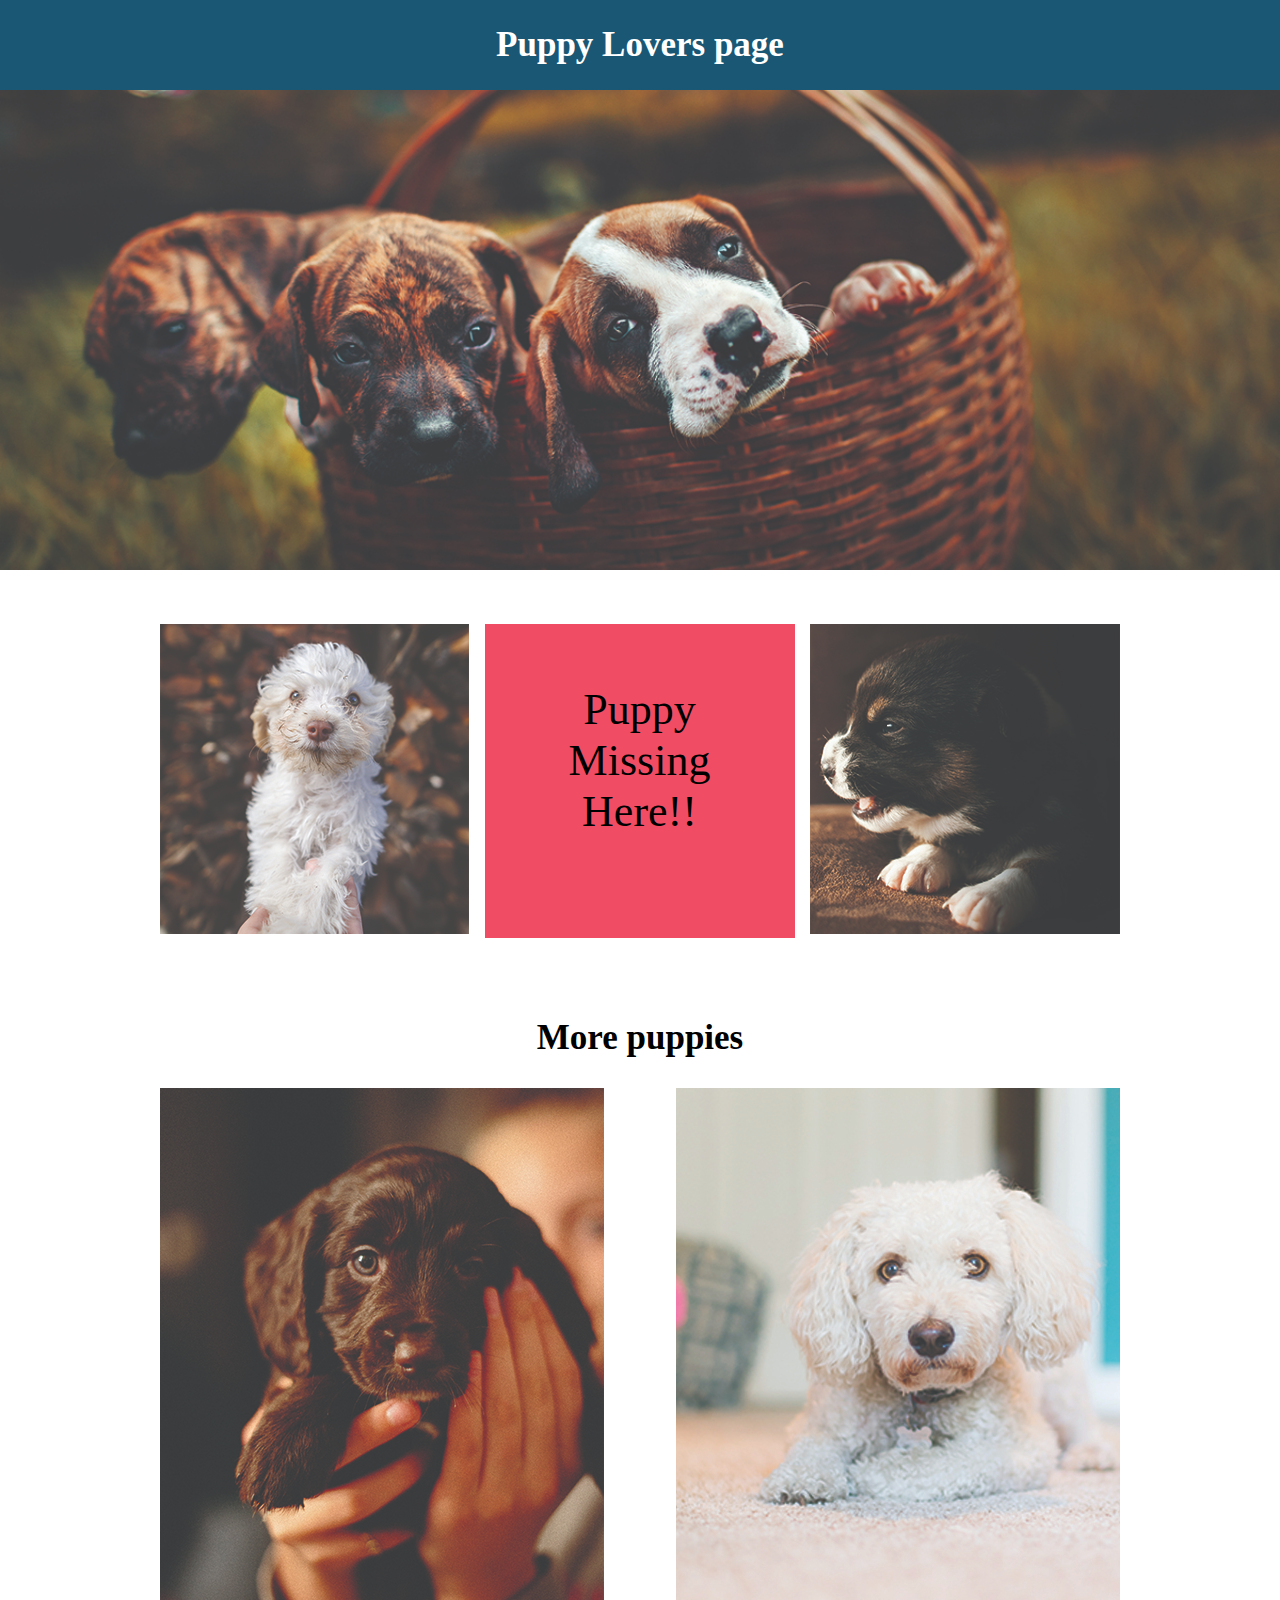
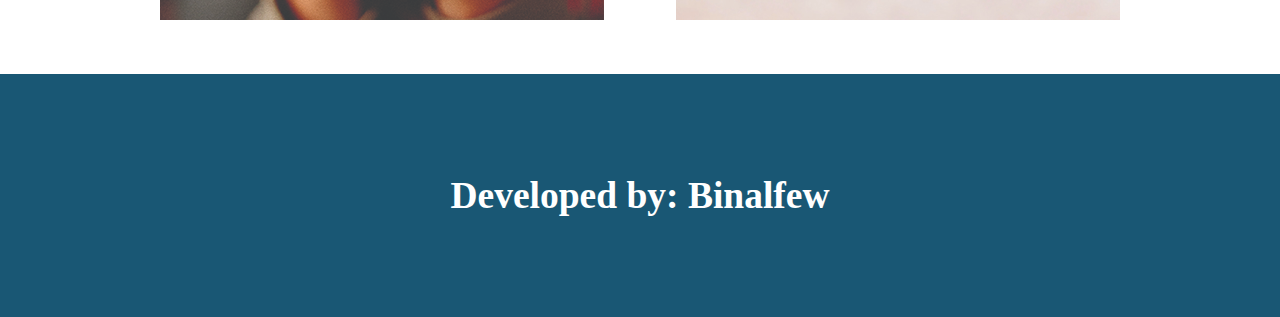
<file: Phase-1/Week-3/PuppyProject/Project/index.html>
<!DOCTYPE html>
<html lang="en">
<head>
    <meta charset="UTF-8">
    <meta name="viewport" content="width=device-width, initial-scale=1.0">
    <title>puppy-Lovers-page</title>
    <link rel="stylesheet" href="CSS/puppy.css">
</head>
<body>
    <header>
        <div class="myheader">
            <h1>Puppy Lovers page</h1>
        </div>
    </header>
    <section>
        <div class="banner">
            <img src="images/banner-puppies.jpg" alt="">
        </div>
    </section>
    <section class="pup">
        <div class="puppies">
            <div>
                <img src="images/puppy-1.jpg" alt="">
            </div>
            <div class="missing">
               <p>Puppy Missing Here!!</p>
            </div>
            <div>
                <img src="images/puppy-2.jpg" alt="">
            </div>
        </div>
    </section>
    <section class="pup">
        <div class="additional-puppies">
            <h2>More puppies</h2>
            <div id="puppy">
                <div>
                    <img src="images/puppy-3.jpg" alt="">
                </div>
                <div>
                    <img src="images/puppy-4.jpg" alt="">
                </div>
            </div>
        </div>
    </section>
    <footer>
        <div class="myfooter">
            <h2>Developed by: Binalfew</h2>
        </div>
    </footer>
</body>
</html>
</file>
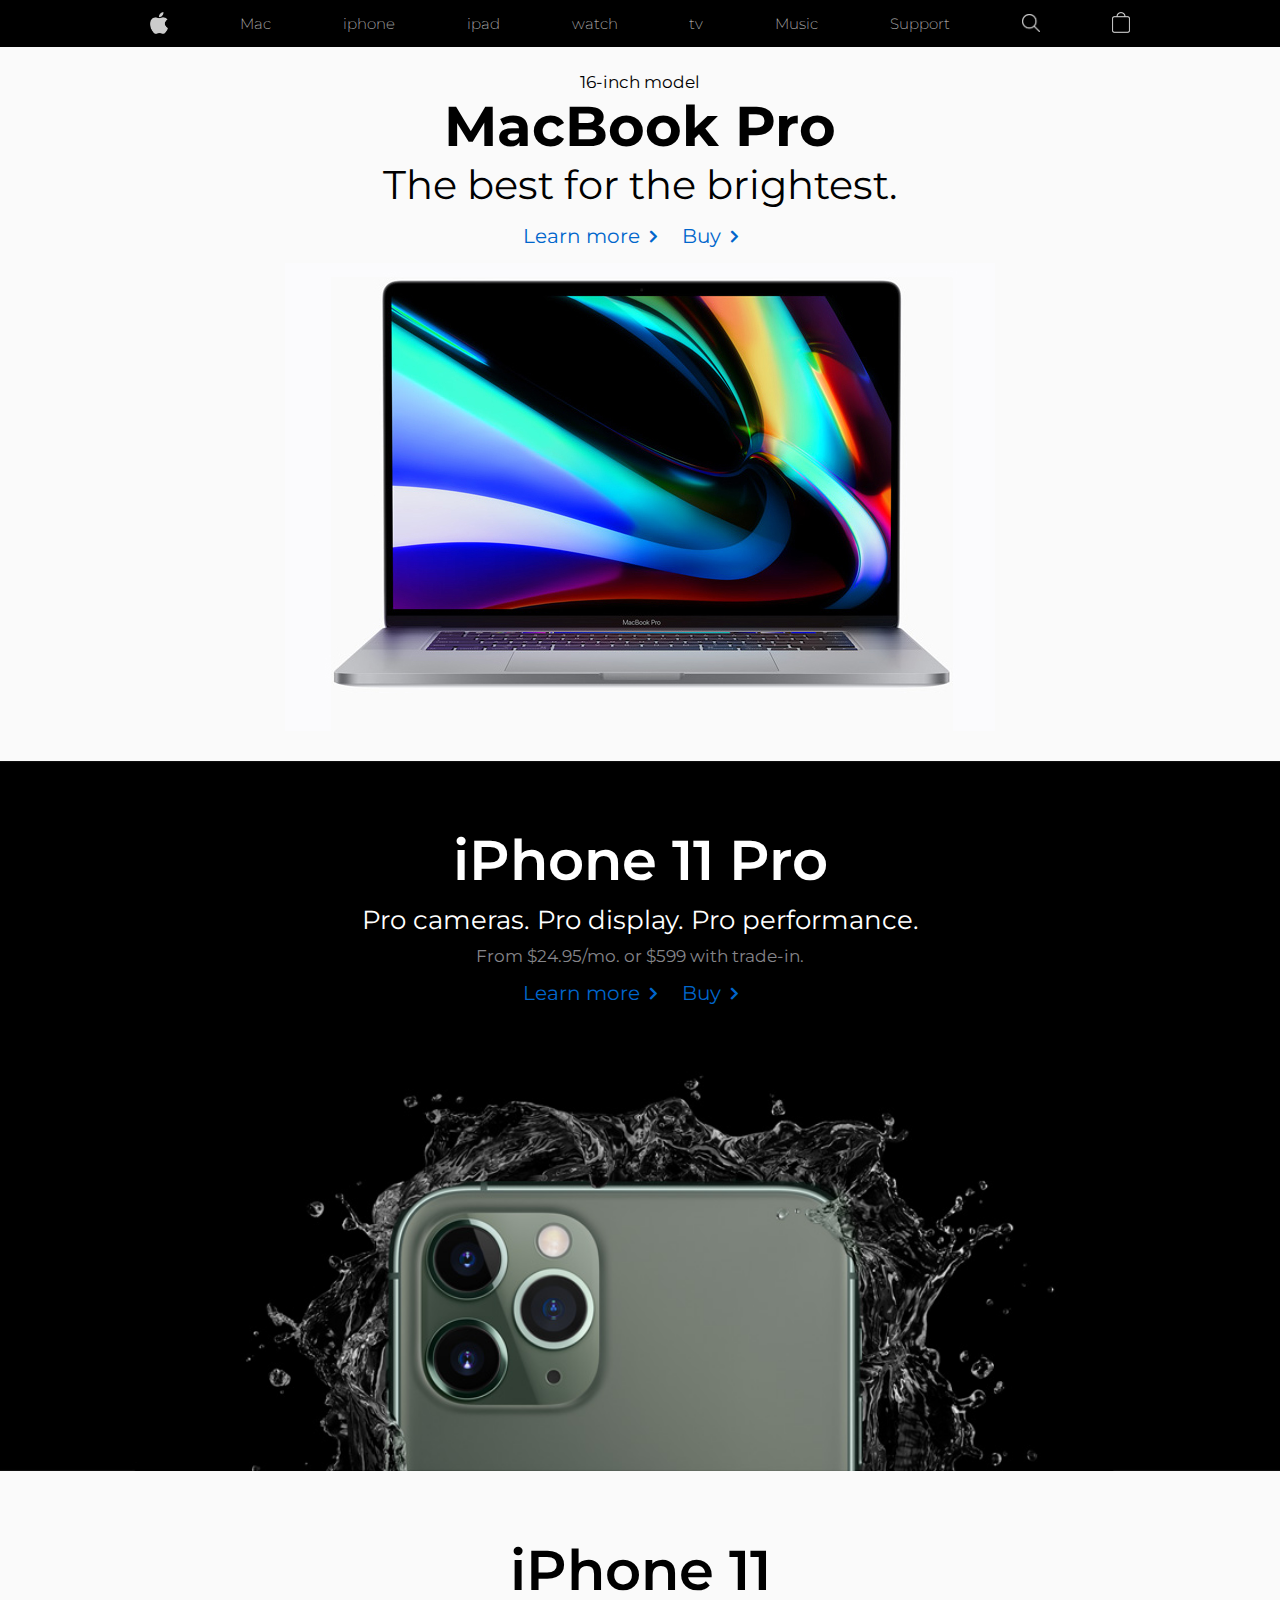
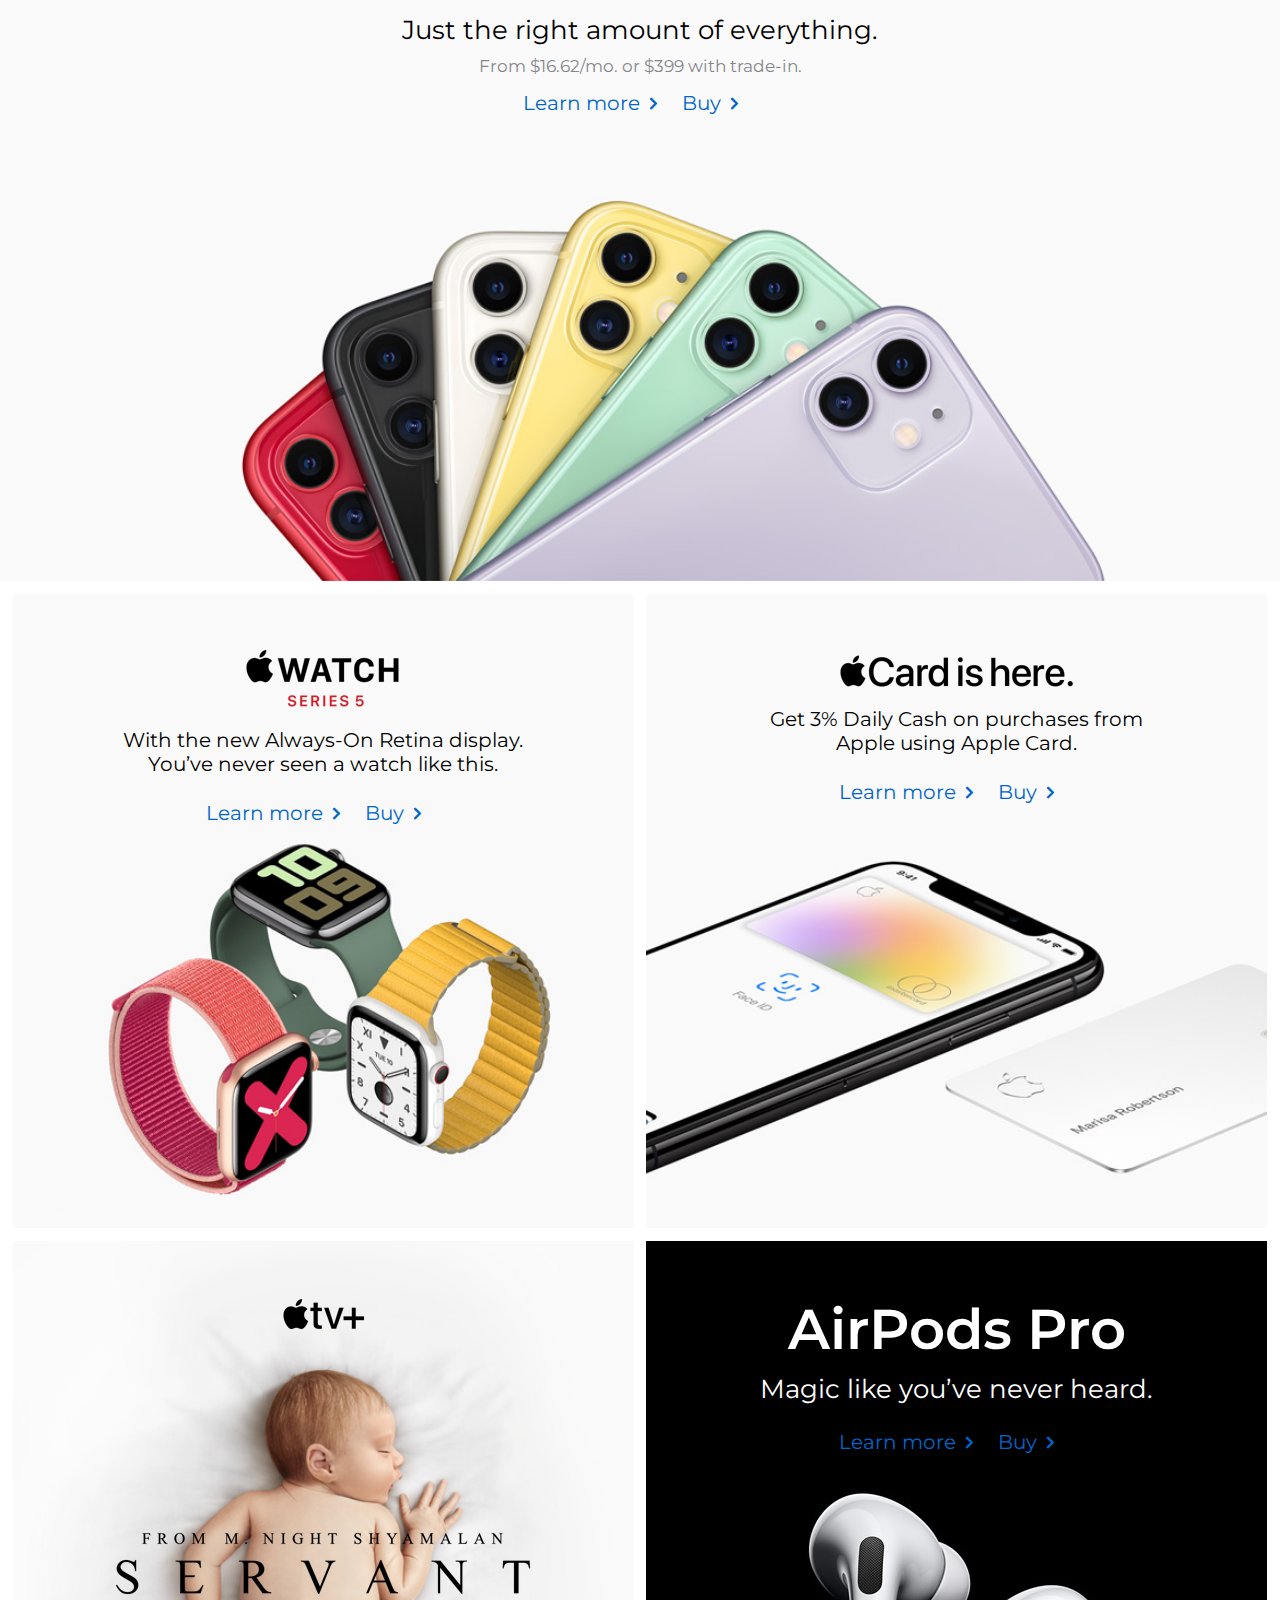
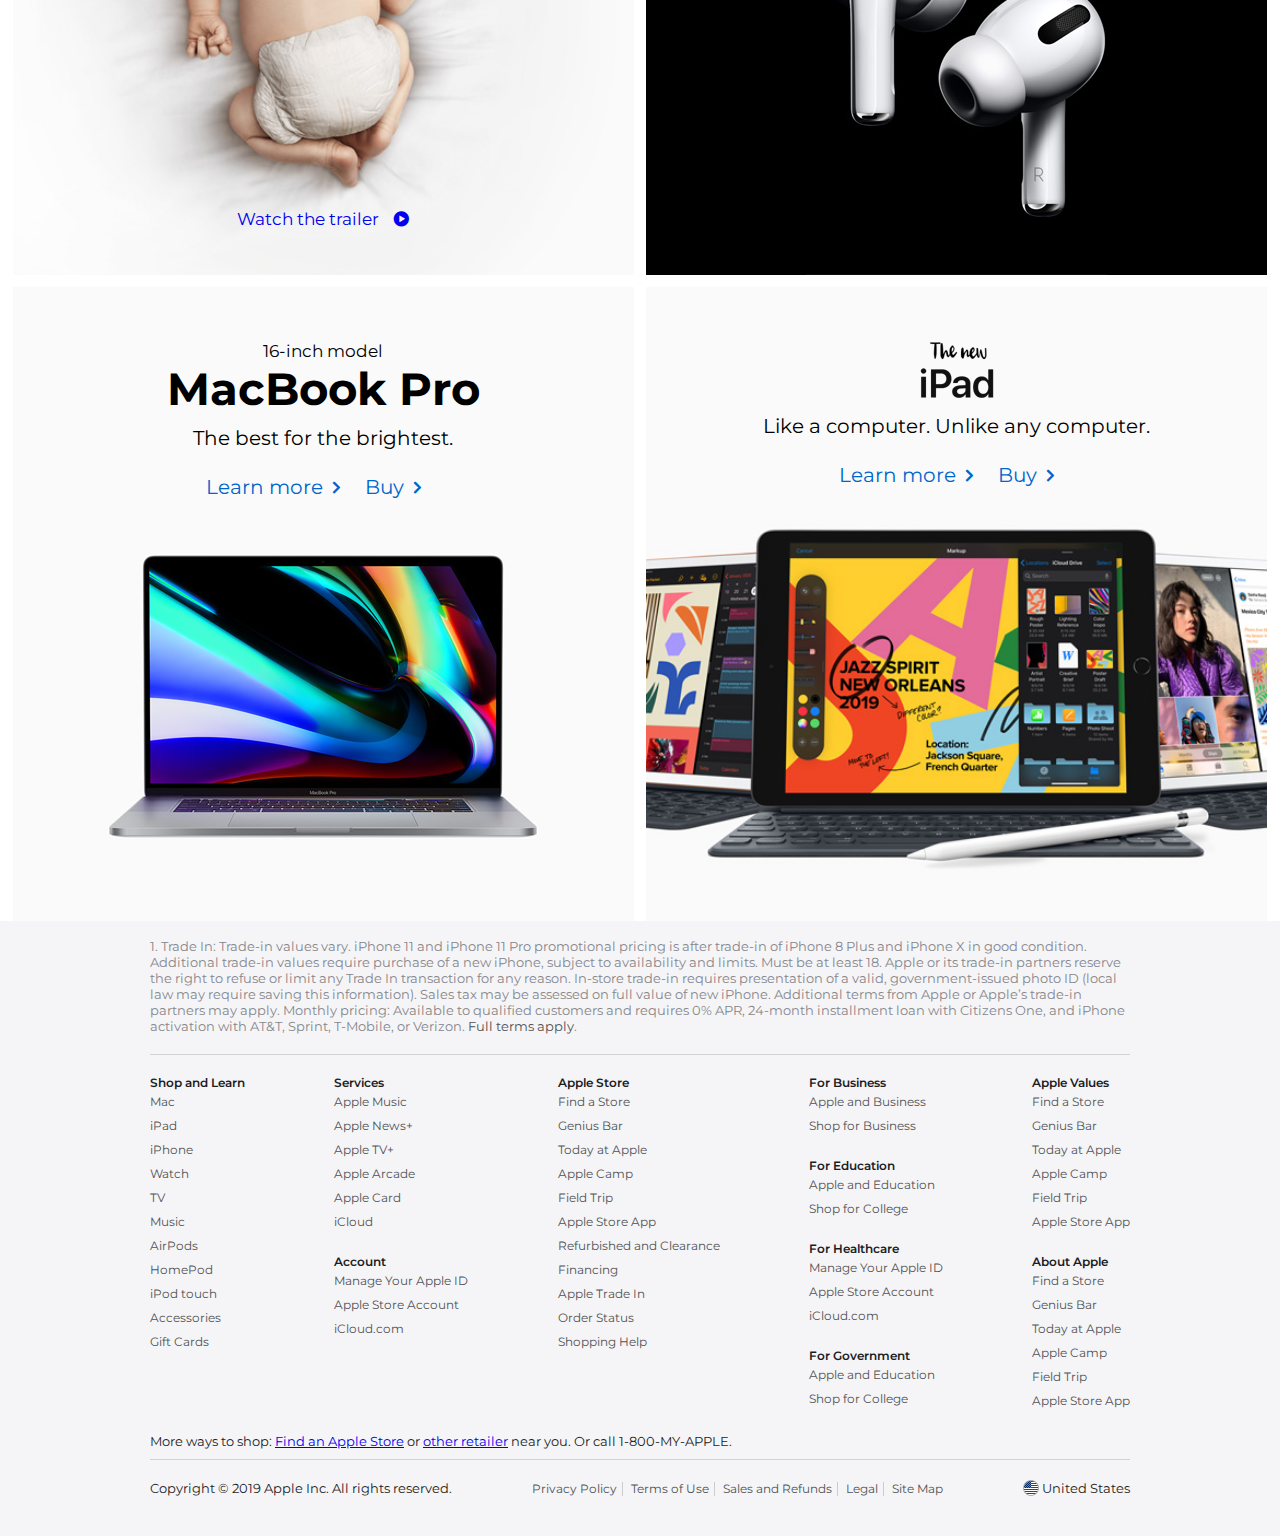
<file: Phase-1/Week-4/AppleProject/Project/index.html>
<!DOCTYPE html>
<html>
<head>
	<title>Apple Website</title>
	<link rel="stylesheet" type="text/css" href="CSS/style.css">

	<!-- Link to the Font-Awesome Font -->
	<!-- This font gives us the option to use emojies, symbols, common logos and icons as a font -->
	<link rel="stylesheet" href="https://maxcdn.bootstrapcdn.com/font-awesome/4.6.2/css/font-awesome.min.css">

	<!-- Link to Montserrat font on Google Fonts-->
	<link href="https://fonts.googleapis.com/css?family=Montserrat:200,200i,300,300i,400,600,600i,700,700i,800,800i,900,900i&display=swap" rel="stylesheet">

</head>
<body>
	<div class="outer-wrapper"> 
		<header class="header-wrapper">
			<div class="internal-wrapper"> 
				<div class="header-links-wrapper">
					<ul>
						<li class="logo-link"><a href="/"><img src="images/icons/logo.png"></a></li>
						<li><a href="/mac/">Mac</a></li>
						<li><a href="#">iphone</a></li>
						<li><a href="#">ipad</a></li>
						<li><a href="#">watch</a></li>
						<li><a href="#">tv</a></li>
						<li><a href="#">Music</a></li>
						<li><a href="#">Support</a></li>
						<li class="search-link"><a href="/search/"><img src="images/icons/search-icon.png"></a></li>
						<li class="cart-link"><a  href="/cart/"><img src="images/icons/cart.png"></a></li>
					</ul>					
				</div>
			</div>
		</header>
        <section class="firstSection-wrapper">
            <div class="internal-wrapper">
                <div class="model">
                    16-inch model
                </div>
                <div class="product-title">
                    MacBook Pro
                </div>
                <div class="description">
                    The best for the brightest.
                </div>
                <div class="links-wrapper">
                    <ul>
                        <li><a href="#">Learn more</a></li>
                        <li><a href="#">Buy</a></li>
                    </ul>
                </div>
                <div class="image-wrapper">
                    <img src="images/home/mac-laptop.jpg">
                </div>
            </div>
        </section>
		<section class="secondSection-wrapper">
            <div class="internal-wrapper">
                <div class="product-wrapper">
                    iPhone 11 Pro
                </div>
                 <div class="description-wrapper">
                    Pro cameras. Pro display. Pro performance.
                </div>
				<div class="price-wrapper">
					From $24.95/mo. or $599 with trade‑in.
                </div>
                <div class="links-wrapper">
                    <ul>
                        <li><a href="#">Learn more</a></li>
                        <li><a href="#">Buy</a></li>
                    </ul>
                </div>
                 
            </div>
        </section>
		<section class="thridSection-wrapper">
            <div class="internal-wrapper">
                <div class="product-wrapper">
                    iPhone 11 
                </div>
                 <div class="description-wrapper">
					Just the right amount of everything.
                </div>
				<div class="price-wrapper">
					From $16.62/mo. or $399 with trade‑in.
                </div>
                <div class="links-wrapper">
                    <ul>
                        <li><a href="#">Learn more</a></li>
                        <li><a href="#">Buy</a></li>
                    </ul>
                </div>
                 
            </div>
        </section>
		<section class="fourthSection-wrapper">
            <div class="lift-wrapper">
                <div class="logo-wrapper">
                    <img src="images/icons/watch-series5-logo.png" alt="">
                </div>
                 <div id="description-wrapper">
					With the new Always-On Retina display.
					You’ve never seen a watch like this.
                </div>
                <div class="links-wrapper">
                    <ul>
                        <li><a href="#">Learn more</a></li>
                        <li><a href="#">Buy</a></li>
                    </ul>
                </div>
			</div>
			<div class="right-wrapper">
				<div class="logo-wrapper">
                    <img src="images/icons/apple-card-logo.png" alt="">
                </div>
                 <div id="description-wrapper">
					Get 3% Daily Cash on purchases from 
					Apple using Apple Card.
                </div>
                <div class="links-wrapper">
                    <ul>
                        <li><a href="#">Learn more</a></li>
                        <li><a href="#">Buy</a></li>
                    </ul>
                </div>
            </div>
        </section>
		<section class="fifthSection-wrapper">
            <div class="lift-wrapper">
                <div class="logo-wrapper">
                    <img src="images/icons/apple-tv-logo.png" alt="">
                </div>
                 <div id="servilent-wrapper">
					<img src="images/icons/servant-logo.png" alt="">
                </div>
				<div class="watch-wrapper">
					<a href="#">Watch the trailer</a>
				</div>
			</div>
			<div class="right-wrapper">
				<div class="product-wrapper">
                    AirPods Pro 
                </div>
                 <div class="description-wrapper">
					Magic like you’ve never heard.
                </div>
                <div class="links-wrapper">
                    <ul>
                        <li><a href="#">Learn more</a></li>
                        <li><a href="#">Buy</a></li>
                    </ul>
                </div>
            </div>
        </section>
		<section class="SixthSection-wrapper">
				<div class="lift-wrapper">
					<div class="model">
						16-inch model
					</div>
					<div class="product-title-size">
						MacBook Pro
					</div>
					<div id="description-wrapper">
						The best for the brightest.
					</div>
					<div class="links-wrapper">
						<ul>
							<li><a href="#">Learn more</a></li>
							<li><a href="#">Buy</a></li>
						</ul>
					</div>
				</div>
				<div class="right-wrapper">
					<div>
						<img src="images/icons/new-ipad-logo.png" alt="">
					</div>
					<div id ="description-wrapper">
						Like a computer. Unlike any computer.
					</div>
					<div class="links-wrapper">
						<ul>
							<li><a href="#">Learn more</a></li>
							<li><a href="#">Buy</a></li>
						</ul>
					</div>
				</div>
        </section>
		<footer class="footer-wrapper">
			<div class="internal-wrapper"> 
				<div class="upper-text-container">
					1. Trade In: Trade‑in values vary. iPhone 11 and iPhone 11 Pro promotional pricing is after trade‑in of iPhone 8 Plus and iPhone X in good condition. Additional trade‑in values require purchase of a new iPhone, subject to availability and limits. Must be at least 18. Apple or its trade-in partners reserve the right to refuse or limit any Trade In transaction for any reason. In‑store trade‑in requires presentation of a valid, government-issued photo ID (local law may require saving this information). Sales tax may be assessed on full value of new iPhone. Additional terms from Apple or Apple’s trade-in partners may apply. Monthly pricing: Available to qualified customers and requires 0% APR, 24‑month installment loan with Citizens One, and iPhone activation with AT&T, Sprint, T‑Mobile, or Verizon. <a href="#"> Full terms apply</a>.
				</div>
				<div class="footer-links-wrapper"> 
					<div class="links-wrapper-1">
						<h3>Shop and Learn</h3>
						<ul>
							<li><a href="#">Mac</a></li>
							<li><a href="#">iPad</a></li>
							<li><a href="#">iPhone</a></li>
							<li><a href="#">Watch</a></li>
							<li><a href="#">TV</a></li>
							<li><a href="#">Music</a></li>
							<li><a href="#">AirPods</a></li>
							<li><a href="#">HomePod</a></li>
							<li><a href="#">iPod touch</a></li>
							<li><a href="#">Accessories</a></li>
							<li><a href="#">Gift Cards</a></li>
						</ul>
					</div> 
					<div class="links-wrapper-2">
						<h3>Services</h3>
						<ul>
							<li><a href="#">Apple Music</a></li>
							<li><a href="#">Apple News+</a></li>
							<li><a href="#">Apple TV+</a></li>
							<li><a href="#">Apple Arcade</a></li>
							<li><a href="#">Apple Card</a></li>
							<li><a href="#">iCloud</a></li>
						</ul>
						<h3>Account</h3>
						<ul>
							<li><a href="#">Manage Your Apple ID</a></li>
							<li><a href="#">Apple Store Account</a></li>
							<li><a href="#">iCloud.com</a></li>
						</ul>					
					</div> 
					<div class="links-wrapper-3">
						<h3>Apple Store</h3>
						<ul>
							<li><a href="#">Find a Store</a></li>
							<li><a href="#">Genius Bar</a></li>
							<li><a href="#">Today at Apple</a></li>
							<li><a href="#">Apple Camp</a></li>
							<li><a href="#">Field Trip</a></li>
							<li><a href="#">Apple Store App</a></li>
							<li><a href="#">Refurbished and Clearance</a></li>
							<li><a href="#">Financing</a></li>
							<li><a href="#">Apple Trade In</a></li>
							<li><a href="#">Order Status</a></li>
							<li><a href="#">Shopping Help</a></li>
						</ul>
					</div> 
					<div class="links-wrapper-4">
						<h3>For Business</h3>
						<ul>
							<li><a href="#">Apple and Business</a></li>
							<li><a href="#">Shop for Business</a></li>
						</ul>		
						<h3>For Education</h3>
						<ul>
							<li><a href="#">Apple and Education</a></li>
							<li><a href="#">Shop for College</a></li>
						</ul>
						<h3>For Healthcare</h3>
						<ul>
							<li><a href="#">Manage Your Apple ID</a></li>
							<li><a href="#">Apple Store Account</a></li>
							<li><a href="#">iCloud.com</a></li>
						</ul>	
						<h3>For Government</h3>
						<ul>
							<li><a href="#">Apple and Education</a></li>
							<li><a href="#">Shop for College</a></li>
						</ul>
					</div> 

					<div class="links-wrapper-5">
						<h3>Apple Values</h3>
						<ul>
							<li><a href="#">Find a Store</a></li>
							<li><a href="#">Genius Bar</a></li>
							<li><a href="#">Today at Apple</a></li>
							<li><a href="#">Apple Camp</a></li>
							<li><a href="#">Field Trip</a></li>
							<li><a href="#">Apple Store App</a></li>
						</ul>
						<h3>About Apple</h3>
						<ul>
							<li><a href="#">Find a Store</a></li>
							<li><a href="#">Genius Bar</a></li>
							<li><a href="#">Today at Apple</a></li>
							<li><a href="#">Apple Camp</a></li>
							<li><a href="#">Field Trip</a></li>
							<li><a href="#">Apple Store App</a></li>
						</ul>						
					</div> 
				</div>
				<div class="my-apple-wrapper"> 
					More ways to shop: <a href="#">Find an Apple Store</a> or <a href="#">other retailer</a> near you. Or call 1-800-MY-APPLE.
				</div>
				<div class="copyright-wrapper">
					<div class="copyright">
						Copyright © 2019 Apple Inc. All rights reserved.
					</div>
					<div class="footer-links-terms">
						<ul>
							<li><a href="#">Privacy Policy</a></li>
							<li><a href="#">Terms of Use</a></li>
							<li><a href="#">Sales and Refunds</a></li>
							<li><a href="#">Legal</a></li>
							<li><a href="#">Site Map</a></li>
						</ul>
					</div>
					<div class="footer-country">
						<div class="flag-wrapper"><img src="images/icons/16.png"></div> <div class="footer-country-name">United States</div> 
					</div>
				</div>
			</div>
		</footer> 
	</div>


</body>
</html>
</file>
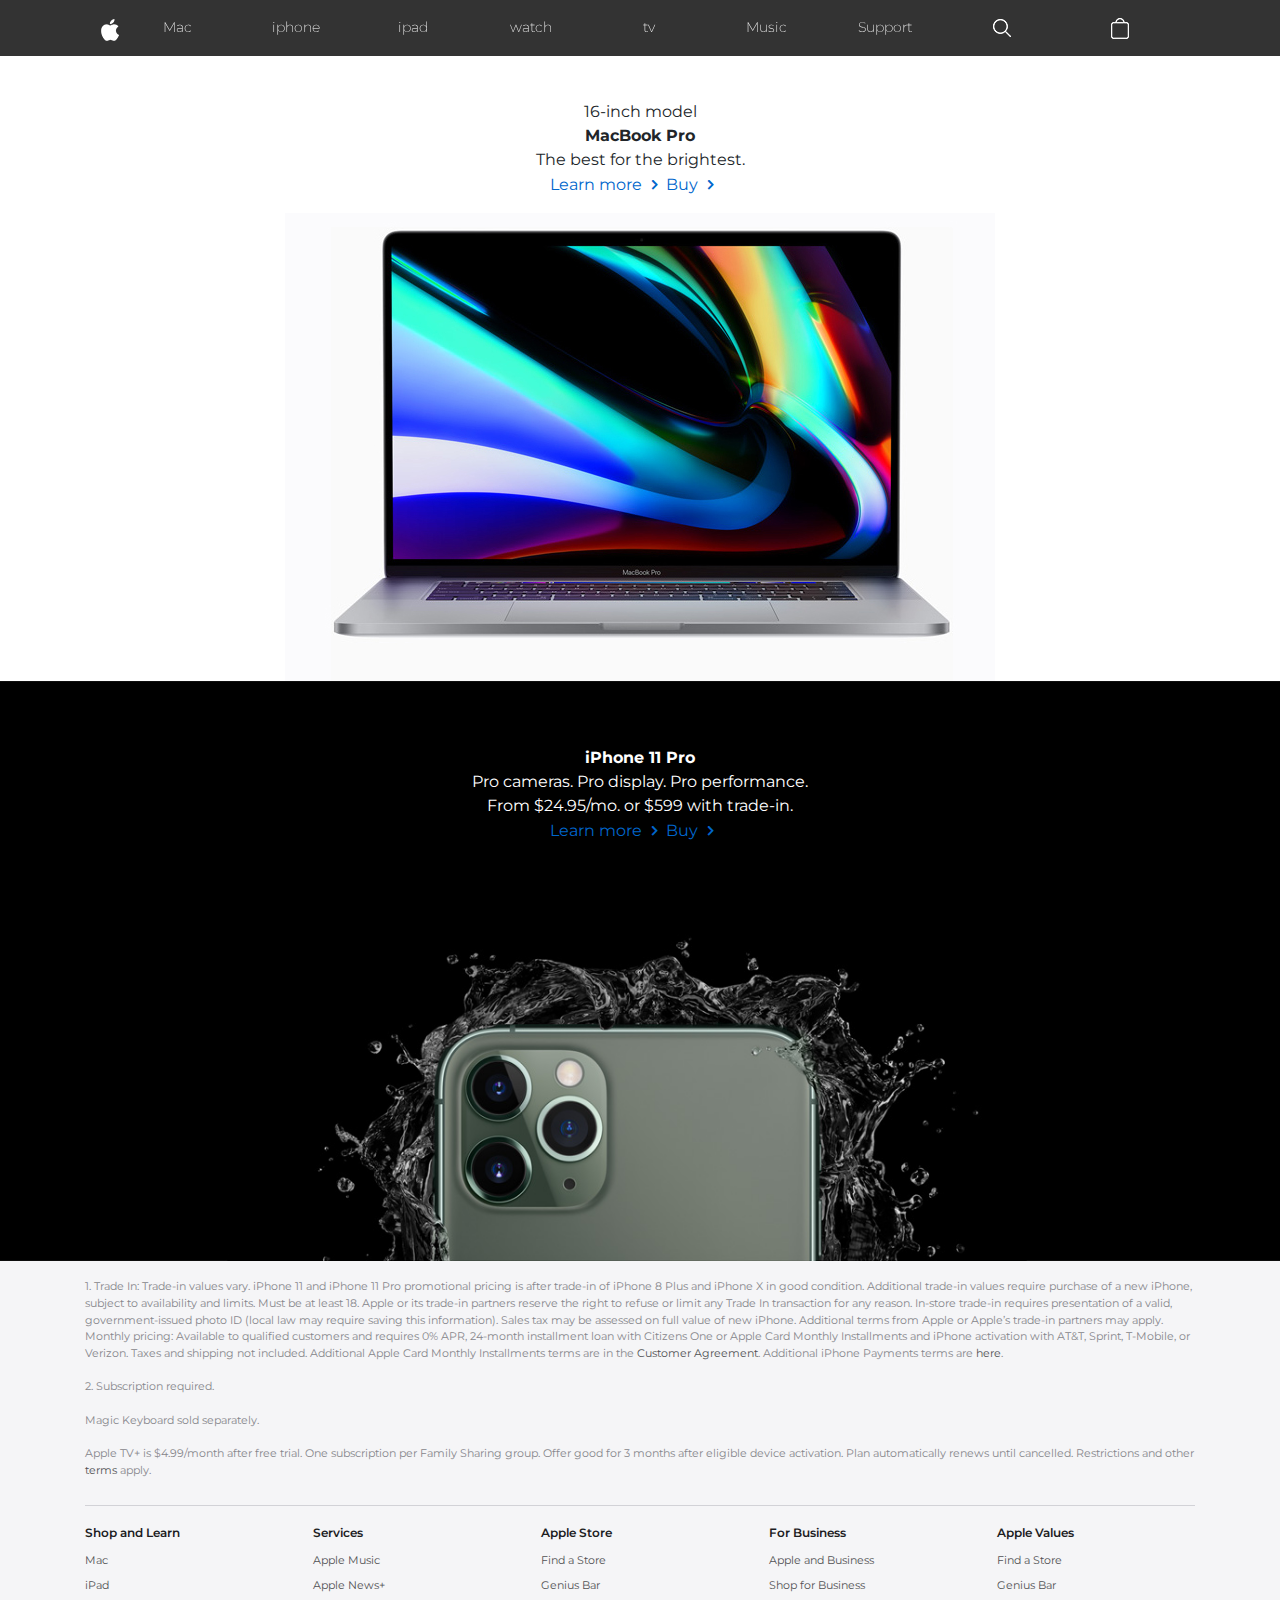
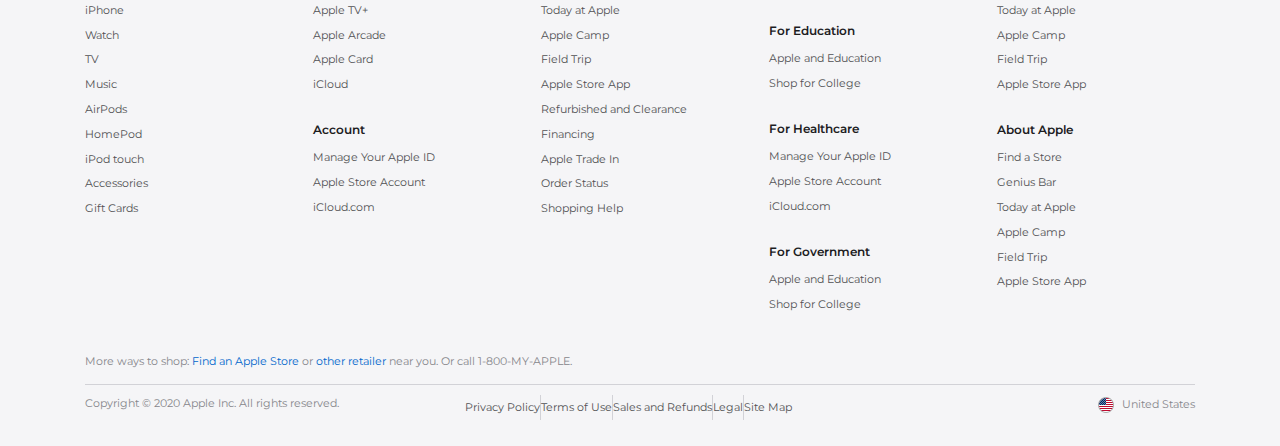
<file: Phase-1/Week-6/Apple Bootstrap Project/Project/index.html>
<!DOCTYPE html>
<html>
  <head>
    <title>Apple Responsive Replica</title>

    <!-- Some meta tags -->
    <meta charset="utf-8" />
    <meta
      name="viewport"
      content="width=device-width, initial-scale=1, shrink-to-fit=no"
    />
    <meta name="title" content="Apple Responsive Replica" />
    <meta
      name="description"
      content="A responsive replica of Apple's website"
    />
    <link rel='icon' href='images/icons/favicon.ico' type='image/x-icon'/ >

    <!-- Link to the Font-Awesome Font -->
    <link
      rel="stylesheet"
      href="https://maxcdn.bootstrapcdn.com/font-awesome/4.6.2/css/font-awesome.min.css"
    />

    <!-- Link to Montserrat font from Google Fonts-->
    <link
      href="https://fonts.googleapis.com/css?family=Montserrat:200,200i,300,300i,400,600,600i,700,700i,800,800i,900,900i&display=swap"
      rel="stylesheet"
    />

    <!-- Styles -->
    <!-- Bootstrap Styles -->
    <link rel="stylesheet" type="text/css" href="css/bootstrap5.css" />
    <link rel="stylesheet" type="text/css" href="css/bootstrap.css" />
    <!-- Custom Styles -->
    <link rel="stylesheet" type="text/css" href="css/styles.css" />
  </head>
  <body>
    <!-- Header navigation -->
    <div class="nav-wrapper fixed-top">
      <div class="container">
        <nav class="navbar navbar-toggleable-sm navbar-expand-md">
          <button
            class="navbar-toggler navbar-toggler-right"
            type="button"
            data-toggle="collapse"
            data-target=".navbar-collapse"
          >
            ☰
          </button>
          <a class="navbar-brand mx-auto" href="#"
            ><img src="images/icons/logo-sm.png"
          /></a>

          <div class="navbar-collapse collapse">
            <ul class="navbar-nav nav-justified w-100 nav-fill">
              <li class="nav-item">
                <a class="nav-link js-scroll-trigger" href="/mac/">Mac</a>
              </li>
              <li class="nav-item">
                <a class="nav-link js-scroll-trigger" href="#">iphone</a>
              </li>
              <li class="nav-item">
                <a class="nav-link js-scroll-trigger" href="#">ipad</a>
              </li>
              <li class="nav-item">
                <a class="nav-link js-scroll-trigger" href="#">watch</a>
              </li>
              <li class="nav-item">
                <a class="nav-link js-scroll-trigger" href="#">tv</a>
              </li>
              <li class="nav-item">
                <a class="nav-link js-scroll-trigger" href="#">Music</a>
              </li>
              <li class="nav-item">
                <a class="nav-link js-scroll-trigger" href="#">Support</a>
              </li>
              <li class="nav-item">
                <a class="nav-link js-scroll-trigger" href="/search/"
                  ><img src="images/icons/search-icon-sm.png"
                /></a>
              </li>
              <li class="nav-item">
                <a class="nav-link js-scroll-trigger" href="/cart/"
                  ><img src="images/icons/cart-sm.png"
                /></a>
              </li>
            </ul>
          </div>
        </nav>
      </div>
    </div>

    <!-- Your code goes in here -->
    <!--  -->
    <section>
      <div class="container text-center">
        <div class="model top-100">16-inch model</div>
        <div class="product-title fw-bold">MacBook Pro</div>
        <div class="description">The best for the brightest.</div>
        <div class="links-wrapper">
          <ul class="list-inline custom-control-inline">
            <li class="pr-2"><a href="#">Learn more</a></li>
            <li><a href="#">Buy</a></li>
          </ul>
        </div>
        <div class="image-wrapper">
          <img src="images/home/mac-laptop.jpg" />
        </div>
      </div>
    </section>
    <section class="secondSection-wrapper">
      <div class="container text-center">
        <div class="product-wrapper font-weight-bold">iPhone 11 Pro</div>
        <div class="description-wrapper">
          Pro cameras. Pro display. Pro performance.
        </div>
        <div class="price-wrapper">From $24.95/mo. or $599 with trade‑in.</div>
        <div class="links-wrapper">
          <ul class="list-inline custom-control-inline">
            <li class="pr-2"><a href="#">Learn more</a></li>
            <li><a href="#">Buy</a></li>
          </ul>
        </div>
      </div>
    </section>

    <!-- Footer section stats here -->
    <footer class="footer-wrapper">
      <div class="container">
        <div class="upper-text-container">
          <p>
            1. Trade In: Trade‑in values vary. iPhone 11 and iPhone 11 Pro
            promotional pricing is after trade‑in of iPhone 8 Plus and iPhone X
            in good condition. Additional trade‑in values require purchase of a
            new iPhone, subject to availability and limits. Must be at least 18.
            Apple or its trade-in partners reserve the right to refuse or limit
            any Trade In transaction for any reason. In‑store trade‑in requires
            presentation of a valid, government-issued photo ID (local law may
            require saving this information). Sales tax may be assessed on full
            value of new iPhone. Additional terms from Apple or Apple’s trade-in
            partners may apply. Monthly pricing: Available to qualified
            customers and requires 0% APR, 24-month installment loan with
            Citizens One or Apple Card Monthly Installments and iPhone
            activation with AT&T, Sprint, T-Mobile, or Verizon. Taxes and
            shipping not included. Additional Apple Card Monthly Installments
            terms are in the
            <a
              href="https://www.goldmansachs.com/terms-and-conditions/Apple-Card-Customer-Agreement.pdf"
              target="_blank"
            >
              Customer Agreement</a
            >. Additional iPhone Payments terms are
            <a
              href="https://www.apple.com/legal/sales-support/iphoneinstallments_us/"
            >
              here</a
            >.
          </p>
          <p>
            2. Subscription required.<br /><br />
            Magic Keyboard sold separately.<br /><br />
            Apple TV+ is $4.99/month after free trial. One subscription per
            Family Sharing group. Offer good for 3 months after eligible device
            activation. Plan automatically renews until cancelled. Restrictions
            and other <a href="https://www.apple.com/promo/">terms </a> apply.
          </p>
        </div>
        <div class="footer-links-wrapper row">
          <div class="links-wrapper-1 col-sm-12 col-md">
            <h3>Shop and Learn</h3>
            <ul>
              <li><a href="#">Mac</a></li>
              <li><a href="#">iPad</a></li>
              <li><a href="#">iPhone</a></li>
              <li><a href="#">Watch</a></li>
              <li><a href="#">TV</a></li>
              <li><a href="#">Music</a></li>
              <li><a href="#">AirPods</a></li>
              <li><a href="#">HomePod</a></li>
              <li><a href="#">iPod touch</a></li>
              <li><a href="#">Accessories</a></li>
              <li><a href="#">Gift Cards</a></li>
            </ul>
          </div>
          <div class="links-wrapper-2 col-sm-12 col-md">
            <h3>Services</h3>
            <ul>
              <li><a href="#">Apple Music</a></li>
              <li><a href="#">Apple News+</a></li>
              <li><a href="#">Apple TV+</a></li>
              <li><a href="#">Apple Arcade</a></li>
              <li><a href="#">Apple Card</a></li>
              <li><a href="#">iCloud</a></li>
            </ul>
            <h3>Account</h3>
            <ul>
              <li><a href="#">Manage Your Apple ID</a></li>
              <li><a href="#">Apple Store Account</a></li>
              <li><a href="#">iCloud.com</a></li>
            </ul>
          </div>
          <div class="links-wrapper-3 col-sm-12 col-md">
            <h3>Apple Store</h3>
            <ul>
              <li><a href="#">Find a Store</a></li>
              <li><a href="#">Genius Bar</a></li>
              <li><a href="#">Today at Apple</a></li>
              <li><a href="#">Apple Camp</a></li>
              <li><a href="#">Field Trip</a></li>
              <li><a href="#">Apple Store App</a></li>
              <li><a href="#">Refurbished and Clearance</a></li>
              <li><a href="#">Financing</a></li>
              <li><a href="#">Apple Trade In</a></li>
              <li><a href="#">Order Status</a></li>
              <li><a href="#">Shopping Help</a></li>
            </ul>
          </div>
          <div class="links-wrapper-4 col-sm-12 col-md">
            <h3>For Business</h3>
            <ul>
              <li><a href="#">Apple and Business</a></li>
              <li><a href="#">Shop for Business</a></li>
            </ul>
            <h3>For Education</h3>
            <ul>
              <li><a href="#">Apple and Education</a></li>
              <li><a href="#">Shop for College</a></li>
            </ul>
            <h3>For Healthcare</h3>
            <ul>
              <li><a href="#">Manage Your Apple ID</a></li>
              <li><a href="#">Apple Store Account</a></li>
              <li><a href="#">iCloud.com</a></li>
            </ul>
            <h3>For Government</h3>
            <ul>
              <li><a href="#">Apple and Education</a></li>
              <li><a href="#">Shop for College</a></li>
            </ul>
          </div>
          <div class="links-wrapper-5 col-sm-12 col-md">
            <h3>Apple Values</h3>
            <ul>
              <li><a href="#">Find a Store</a></li>
              <li><a href="#">Genius Bar</a></li>
              <li><a href="#">Today at Apple</a></li>
              <li><a href="#">Apple Camp</a></li>
              <li><a href="#">Field Trip</a></li>
              <li><a href="#">Apple Store App</a></li>
            </ul>
            <h3>About Apple</h3>
            <ul>
              <li><a href="#">Find a Store</a></li>
              <li><a href="#">Genius Bar</a></li>
              <li><a href="#">Today at Apple</a></li>
              <li><a href="#">Apple Camp</a></li>
              <li><a href="#">Field Trip</a></li>
              <li><a href="#">Apple Store App</a></li>
            </ul>
          </div>
        </div>
        <div class="my-apple-wrapper">
          More ways to shop: <a href="#">Find an Apple Store</a> or
          <a href="#">other retailer</a> near you. Or call 1-800-MY-APPLE.
        </div>
        <div class="copyright-wrapper row">
          <div
            class="copyright col-sm-12 order-2 col-md-8 order-md-1 col-lg-4 order-lg-1"
          >
            Copyright &copy; 2020 Apple Inc. All rights reserved.
          </div>
          <div class="footer-links-terms col-sm-12 order-3 col-lg-6 order-lg-2">
            <ul>
              <li><a href="#">Privacy Policy</a></li>
              <li><a href="#">Terms of Use</a></li>
              <li><a href="#">Sales and Refunds</a></li>
              <li><a href="#">Legal</a></li>
              <li><a href="#">Site Map</a></li>
            </ul>
          </div>
          <div
            class="footer-country col-sm-12 order-1 col-md-4 order-md-2 text-md-right col-lg-2 order-lg-3"
          >
            <div class="flag-wrapper"><img src="images/icons/16.png" /></div>
            <div class="footer-country-name">United States</div>
          </div>
        </div>
      </div>
    </footer>
    <!-- Footer section ends here -->

    <!-- Javascript -->

    <!-- jQuery -->
    <script src="https://ajax.googleapis.com/ajax/libs/jquery/3.4.1/jquery.min.js"></script>

    <!-- Bootsrap JS -->
    <script src="js/bootstrap.js"></script>
  </body>
</html>
</file>
<file: Phase-1/Week-3/PuppyProject/Project/CSS/puppy.css>
* {
    padding: 0;
    margin: 0;
}
img {
    width: 100%;
}
h1{
    font-size: 35px;
}
.myheader{
    background-color: #195774;
    padding: 25px 0;
    color: white;
    font-size: 25px;
    text-align: center;
}
.myfooter{
    background-color: #195774;
    padding: 100px 0;
    color: white;
    font-size: 25px;
    text-align: center;
}
.pup{
    width: 960px;
    margin: 50px auto;
  }
.puppies {
    display: flex;
    justify-content: space-between;
    margin: 50px auto;
  }
.missing{
    background-color: #f04d65;
    margin: 0 1%;
    width: 310px;
}
p{
    padding: 60px;
    text-align: center;
    font-size: 44px;
}

#puppy{
    display: flex;
    justify-content: space-between;
}
.additional-puppies h2{
    text-align: center;
    font-size: 35px;
    padding: 30px;
}
</file>
<file: Phase-1/Week-4/AppleProject/Project/CSS/style.css>
* {
	margin: 0;
	padding: 0;
}
img {
	max-width: 100%;
}
body {
	font-size: 20px; 
	font-family: 'Montserrat', sans-serif;
}

/* Header Style */
.header-wrapper {
	background: black; 
	color: #fff;
	font-weight: 200;
	font-size: 0.75em;	
}
.header-wrapper ul {
	display: flex;
  -webkit-box-pack: justify;
  justify-content: space-between;
}
.internal-wrapper {
	width: 980px;
	padding: 0 10px;
	margin: 0 auto;
}
.header-wrapper .header-links-wrapper ul  li a {
	text-decoration: none;
	color: #fff;
}
.header-wrapper ul {
	list-style: none;
}
.header-wrapper .header-links-wrapper ul  li {
	display: inline-block;
  padding: 14px 0 8px;
  height: 25px;
  opacity: 0.8;
}
.header-wrapper .header-links-wrapper ul  li:hover {
	opacity: 1;
}	
.logo-link, .search-link, .cart-link {
	width: 18px;	
	display: block;
}
.header-wrapper .header-links-wrapper ul  li.logo-link {
	padding: 12px 0 10px;
}
.header-wrapper .header-links-wrapper ul  li.search-link {
	padding: 14px 0 8px;
}
.header-wrapper .header-links-wrapper ul  li.cart-link {
	padding: 12px 0 10px;
}

/* Footer Styling */
.footer-wrapper {
  background-color: #f5f5f7;
  color: #1d1d1f;
  font-size: .65em;
}
.upper-text-container {
  border-bottom: 1px solid #d2d2d7;
  color: #86868b;
  padding: 17px 0 20px;
}
.upper-text-container a {
	text-decoration: none;
	color: #515154; 
}
.upper-text-container a:hover {
	text-decoration: underline;
}
.footer-links-wrapper {
	display: flex;
  -webkit-box-pack: justify;
  justify-content: space-between;
  padding-top: 20px;
}
.footer-wrapper ul {
	list-style: none;
	padding-bottom: 20px;
}
.footer-wrapper ul li{
	padding: 5px 0;
	font-size: 0.9em;
}
.footer-links-wrapper a {
	color: #515154;
	text-decoration: none;
}
.footer-links-wrapper a:hover {
	text-decoration: underline;
}
.footer-links-wrapper h3 {
	font-size: 12px;
	font-weight: 600;
}
.my-apple-wrapper {
	border-bottom: 1px solid #d2d2d7;
	padding-bottom: 10px;
	margin-bottom: 10px; 
}
.copyright-wrapper {
	display: flex;
  -webkit-box-pack: justify;
  justify-content: space-between;
  padding: 10px 0 20px;
}
.footer-links-terms ul li {
  display: inline-block;
  padding: 0 5px;
  border-right: 1px solid #ccc;
}
.footer-links-terms ul li:last-child {
	border-right: 0px;
}
.footer-links-terms ul li a {
	text-decoration: none;
	color: #515154;
}
.footer-links-terms ul li a:hover {
	text-decoration: underline;
}
.footer-country {
	display: inline-block;
}
.flag-wrapper {
	display: inline-block;
	vertical-align: middle;
}
.footer-country-name{
	display: inline-block;
	vertical-align: top;
}

/* First Section Styling */
.firstSection-wrapper{
    background-color: #fafafa;
    padding: 25px 0;
    text-align: center;
}
.links-wrapper{
    padding: 15px 0;
}
.links-wrapper ul{
    list-style: none;
}
.links-wrapper ul li{
    display: inline-block;
    padding-right: 20px;
}
.links-wrapper ul li a{
    text-decoration: none;
    color: #06c;
}
.links-wrapper ul li a:hover{
    text-decoration: none;
    color: #000;
}
.links-wrapper ul li a::after{
    font-family: "FontAwesome";
    font-weight: 900;
    content: "\f105";
    padding-left: 10px;
}
.model{
    font-size: .85em;
}
.product-title{
    font-weight: 700;
    font-size: 56px;
}
.description{
    font-size: 2em;
}

/* Second Section Styling */
.secondSection-wrapper{
	background-image: url(../images/home/iphone11-pro-bg.jpg);
	color: #fff;
	text-align: center;
	height: 580px;
	background-position: center;
	background-repeat: no-repeat;
	background-size: cover;
	padding: 65px 20px;
	}
.product-wrapper{
	font-weight: 600;
	font-size: 56px;
}
.description-wrapper{
	font-size: 26px;
	padding: 10px 0;
}
.price-wrapper{
	color: #86868b;
	font-size: 0.85em;
}

/* Third Section Styling */
.thridSection-wrapper{
	background-image: url(../images/home/iphone11-bg.jpg);
	color: #000;
	text-align: center;
	height: 580px;
	background-position: center;
	background-repeat: no-repeat;
	background-size: cover;
	padding: 65px 20px;
	}

/* Fourth Section Styling */
.fourthSection-wrapper{
	display: flex;
  -webkit-box-pack: justify;
  justify-content: space-between;
  background: #fff;
	}
	.fourthSection-wrapper .lift-wrapper{
	background-image: url(../images/home/watch-series-5.jpg);
	}
	.lift-wrapper{
	height: 580px;
	background-position: center;
	background-repeat: no-repeat;
	background-size: cover;
	text-align: center;
	width: 48.5%;
	margin: 1% 0.5% 0% 1%; 
	padding-top: 54px;
	}
	.fourthSection-wrapper .right-wrapper{
	background-image: url(../images/home/apple-card.jpg);
	}
	.right-wrapper{
	height: 580px;
	background-position: center;
	background-repeat: no-repeat;
	background-size: cover;
	text-align: center;
	width: 48.5%;
	margin: 1% 1% 0% 0.5%; 
	padding-top: 54px
	}
	#description-wrapper{
		max-width: 430px;
		margin: 0 auto;
		padding: 10px; 
	}

/* Fifth Section Styling */
.fifthSection-wrapper{
	display: flex;
    -webkit-box-pack: justify;
	justify-content: space-between;
	background: #fff;
	}
	.fifthSection-wrapper .lift-wrapper{
		background-image: url(../images/home/apple-tv-background.jpg);
	}
	.fifthSection-wrapper .right-wrapper{
	background-image: url(../images/home/air-pods.jpg);
	color: #fff; 
	background-size: initial;
	background-color: #000;
	background-position: bottom;
	}
	.logo-wrapper {
		font-size: 40px;
		font-weight: bold;
	}
	#servilent-wrapper{
	padding: 180px 0 200px;
	}
	.watch-wrapper a{
	text-decoration: none;
	font-size: 0.85em;
	}
	.watch-wrapper a:after {
		font-family: "FontAwesome";
		font-weight: 900;
		content: "\f144";
		padding-left: 15px;
	}

/* Sixth Section Styling */
.SixthSection-wrapper{
	display: flex;
	-webkit-box-pack: justify;
	justify-content: space-between;
	background: #fff;
	}
	.SixthSection-wrapper .right-wrapper{
		background-image: url(../images/home/new-ipad.jpg);
 }
 .SixthSection-wrapper .lift-wrapper{
	background-image: url(../images/home/macbook-pro.jpg);
	background-size: initial;
	background-position: bottom;
	background-color: #fafafa;
	}
  .product-title-size{
		font-weight: 700;
		font-size: 45px;
	}
</file>
<file: Phase-1/Week-6/Apple Bootstrap Project/Project/css/styles.css>
/* General Styling*/
* {
  margin: 0;
  padding: 0;
}
body {
  font-family: "Montserrat", sans-serif;
}
a {
  color: #06c;
}
img {
  max-width: 100%;
}
.white {
  color: #fff;
}
.black {
  color: #1d1d1f;
}
.grey {
  color: #86868b;
}
.top-50 {
  margin-top: 50px;
}
.top-100 {
  margin-top: 100px;
}
/* Header Style */
.nav-wrapper {
  background: rgba(0, 0, 0, 0.8);
  font-size: 0.85em;
  font-weight: 200;
}
.nav-wrapper ul li a {
  color: #fff;
}
.navbar-toggler {
  color: #fff;
}
.nav-item {
  text-align: left !important;
  padding: 4px 0;
  border-bottom: 1px solid #4b4b4b;
}

/* the first Section */
.links-wrapper ul li a::after{
  font-family: "FontAwesome";
  font-weight: 900;
  content: "\f105";
  padding-left: 10px;
}
/* the second Section */
.secondSection-wrapper{
	background-image: url(../images/home/iphone11-pro-bg.jpg);
	color: #fff;
	text-align: center;
	height: 580px;
	background-position: center;
	background-repeat: no-repeat;
	background-size: cover;
	padding: 65px 20px;
	}
/* Footer Styling */
.footer-wrapper {
  background-color: #f5f5f7;
  color: #86868b;
  font-size: 0.7em;
}
.footer-wrapper ul {
  list-style: none;
  padding-bottom: 10px;
  padding-inline-start: 0px;
}
.footer-wrapper ul a {
  color: #515154;
}
.my-apple-wrapper {
  padding-bottom: 15px;
  margin-top: 10px;
}
.copyright {
  margin-top: 15px;
}
.footer-country {
  margin-top: 8px;
}
.flag-wrapper {
  display: inline-block;
  vertical-align: middle;
  padding-right: 5px;
}
.footer-country-name {
  display: inline-block;
  vertical-align: middle;
}
.footer-links-terms ul {
  display: flex;
}
.footer-links-terms ul li {
  padding: 0 10px;
  border-right: 1px solid #d2d2d7;
}
.footer-links-terms ul li:first-child {
  padding-left: 0;
}
.footer-links-terms ul li:last-child {
  border-right: 0;
}

.footer-links-wrapper h3 {
  font-size: 12px;
  font-weight: 600;
  color: #1d1d1f;
}
.footer-wrapper ul li {
  padding: 4px 0;
}
.upper-text-container {
  border-bottom: 1px solid #d2d2d7;
  padding: 17px 0 10px;
  margin-bottom: 20px;
}
.upper-text-container a {
  color: #515154;
}

/*Media Query*/
/* Footer */
@media (max-width: 768px) {
  .footer-links-wrapper ul {
    display: none;
  }
  .footer-links-wrapper h3 {
    padding: 10px 0;
    border-bottom: 1px solid #ccc;
  }
  .footer-links-wrapper h3:after {
    font-family: "FontAwesome";
    content: "\f067";
    padding-left: 10px;
    position: absolute;
    right: 25px;
  }
}
@media (min-width: 768px) {
  /*Nav bar*/
  .nav-item {
    text-align: center !important;
    padding: 0;
    border-bottom: 0px;
  }
  /*Footer styling*/
  .my-apple-wrapper {
    border-bottom: 1px solid #d2d2d7;
  }
}
@media (min-width: 992px) {
  /*Footer styling*/
  .copyright {
    margin-top: 10px;
  }
  .footer-country {
    margin-top: 10px;
  }
  .footer-links-terms {
    margin-top: 10px;
  }
}
</file>
